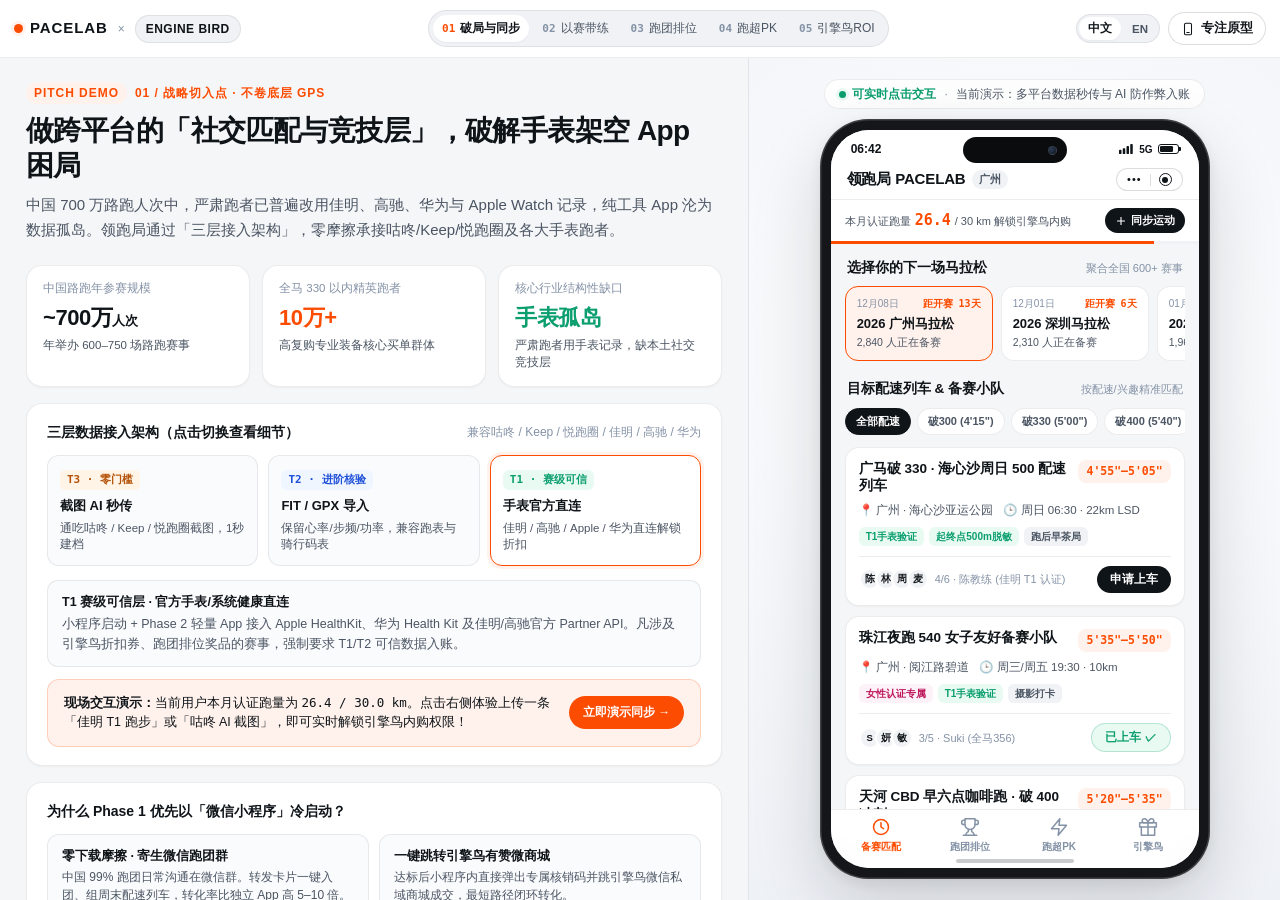
<file: index.html>
<!DOCTYPE html>
<html lang="zh-CN">
<head>
  <meta charset="UTF-8" />
  <meta name="viewport" content="width=device-width, initial-scale=1.0, maximum-scale=1.0, user-scalable=no, viewport-fit=cover" />
  <meta name="format-detection" content="telephone=no, email=no" />
  <meta name="description" content="PACELAB 领跑局 × ENGINE BIRD 引擎鸟：跨平台马拉松备赛匹配、跑团公平排位、跑超城市/省际PK与 Proof-of-Run 私域共赢方案（交互式演示）" />
  <meta property="og:type" content="website" />
  <meta property="og:title" content="领跑局 PACELAB × 引擎鸟 · 合作提案交互 Demo" />
  <meta property="og:description" content="可实时体验：多平台数据同步、广马/深马配速列车、跑团公平排位、跑超粤苏PK、骑行/游泳等效换算及引擎鸟 ROI 测算。" />
  <link rel="icon" href="data:image/svg+xml,%3Csvg xmlns='http://www.w3.org/2000/svg' viewBox='0 0 32 32'%3E%3Crect width='32' height='32' rx='8' fill='%230F1419'/%3E%3Ccircle cx='16' cy='16' r='7' fill='%23FC4C02'/%3E%3C/svg%3E" />
  <title>领跑局 PACELAB × 引擎鸟 · 合作提案交互 Demo</title>
  <link rel="stylesheet" href="./styles.css" />
</head>
<body class="mode-studio">
  <!-- Top Studio Header (Desktop & Mobile Pitch Toggle) -->
  <header class="studio-topbar" id="studioTopbar">
    <div class="topbar-left">
      <div class="brand-mark">
        <span class="brand-dot"></span>
        <span class="brand-name">PACELAB</span>
        <span class="brand-cn" id="brandCnText">领跑局</span>
      </div>
      <span class="brand-x">×</span>
      <div class="partner-badge">
        <span class="partner-en">ENGINE BIRD</span>
        <span class="partner-cn" id="partnerCnText">引擎鸟合作提案</span>
      </div>
    </div>

    <nav class="chapter-nav" id="chapterNav" aria-label="Pitch 章节导航">
      <button class="chapter-pill active" data-chapter="0">
        <span class="pill-num">01</span>
        <span class="pill-label">破局与同步</span>
      </button>
      <button class="chapter-pill" data-chapter="1">
        <span class="pill-num">02</span>
        <span class="pill-label">以赛带练</span>
      </button>
      <button class="chapter-pill" data-chapter="2">
        <span class="pill-num">03</span>
        <span class="pill-label">跑团排位</span>
      </button>
      <button class="chapter-pill" data-chapter="3">
        <span class="pill-num">04</span>
        <span class="pill-label">跑超PK</span>
      </button>
      <button class="chapter-pill" data-chapter="4">
        <span class="pill-num">05</span>
        <span class="pill-label">引擎鸟ROI</span>
      </button>
    </nav>

    <div class="topbar-right">
      <div class="lang-switch" id="langSwitchDesktop" role="group" aria-label="Language switcher">
        <button class="lang-btn active" data-lang="zh">中文</button>
        <button class="lang-btn" data-lang="en">EN</button>
      </div>
      <button class="studio-btn subtle" id="togglePhoneOnlyBtn" title="切换全屏演示手机原型">
        <svg viewBox="0 0 24 24" fill="none" stroke="currentColor" stroke-width="1.8" stroke-linecap="round" stroke-linejoin="round"><rect x="6" y="2" width="12" height="20" rx="2.5"/><path d="M10 18h4"/></svg>
        <span id="togglePhoneOnlyText">专注原型</span>
      </button>
      <div class="kbd-hint" title="使用键盘左右方向键切换章节">
        <kbd>←</kbd><kbd>→</kbd>
      </div>
    </div>
  </header>

  <!-- Mobile floating mode switcher (visible only on <1024px) -->
  <div class="mobile-mode-bar" id="mobileModeBar">
    <button class="mobile-mode-btn active" data-mobile-view="phone" id="mobileBtnPhone">体验小程序</button>
    <button class="mobile-mode-btn" data-mobile-view="pitch" id="mobileBtnPitch">路演与ROI测算</button>
    <button class="mobile-lang-btn" id="mobileLangBtn" title="Switch Language">EN</button>
  </div>

  <!-- Main Workspace -->
  <main class="studio-workspace">
    <!-- Left Pane: Interactive Pitch Storyboard -->
    <section class="pitch-pane" id="pitchPane" aria-label="商业路演内容">
      <div class="pitch-scroll" id="pitchScroll">
        <div id="pitchContent"></div>

        <footer class="pitch-footer-nav">
          <button class="footer-step-btn" id="prevChapterBtn">
            <svg viewBox="0 0 24 24" fill="none" stroke="currentColor" stroke-width="2" stroke-linecap="round" stroke-linejoin="round"><path d="M15 18l-6-6 6-6"/></svg>
            <span>上一章</span>
          </button>
          <div class="chapter-dots" id="chapterDots"></div>
          <button class="footer-step-btn primary" id="nextChapterBtn">
            <span>下一章</span>
            <svg viewBox="0 0 24 24" fill="none" stroke="currentColor" stroke-width="2" stroke-linecap="round" stroke-linejoin="round"><path d="M9 18l6-6-6-6"/></svg>
          </button>
        </footer>
      </div>
    </section>

    <!-- Right Pane: Live iPhone / WeChat Mini Program Simulator -->
    <section class="device-pane" id="devicePane" aria-label="微信小程序高保真交互原型">
      <div class="device-stage">
        <div class="device-caption">
          <span class="live-indicator"><span class="live-dot"></span> <span id="liveBadgeText">可实时点击交互</span></span>
          <span class="caption-sep">·</span>
          <span id="deviceSyncHint">当前演示：广马备赛与跨平台同步</span>
        </div>

        <div class="iphone-shell">
          <div class="iphone-notch">
            <div class="notch-camera"></div>
          </div>

          <!-- Phone Screen -->
          <div class="phone-screen" id="phoneScreen">
            <!-- Status Bar & WeChat Mini Program Header -->
            <div class="wx-header">
              <div class="ios-statusbar">
                <span class="status-time">06:42</span>
                <div class="status-icons">
                  <svg viewBox="0 0 18 12" fill="currentColor" width="15" height="10"><rect x="0" y="7" width="3" height="5" rx="1"/><rect x="4.5" y="5" width="3" height="7" rx="1"/><rect x="9" y="2.5" width="3" height="9.5" rx="1"/><rect x="13.5" y="0" width="3" height="12" rx="1"/></svg>
                  <span class="status-5g">5G</span>
                  <div class="battery"><div class="battery-fill"></div></div>
                </div>
              </div>
              <div class="wx-navbar">
                <div class="wx-nav-left">
                  <span class="wx-title" id="wxNavTitle">领跑局 PACELAB</span>
                  <span class="wx-city-pill" id="wxCityPill">广州</span>
                </div>
                <div class="wx-capsule" aria-hidden="true">
                  <span class="capsule-dots">•••</span>
                  <span class="capsule-div"></span>
                  <span class="capsule-eye"></span>
                </div>
              </div>
            </div>

            <!-- Live User Proof-of-Run Mini Strip -->
            <div class="por-strip" id="porStrip">
              <div class="por-strip-left">
                <span class="por-label" id="porLabelText">本月认证跑量</span>
                <strong class="por-value" id="porMileageText">26.4</strong>
                <span class="por-unit" id="porUnitText">/ 30 km 解锁引擎鸟内购</span>
              </div>
              <button class="por-sync-btn" id="openSyncModalBtn">
                <svg viewBox="0 0 24 24" fill="none" stroke="currentColor" stroke-width="2.2" stroke-linecap="round" stroke-linejoin="round"><path d="M12 5v14"/><path d="M5 12h14"/></svg>
                <span id="porSyncBtnText">同步运动</span>
              </button>
            </div>
            <div class="por-progress-track">
              <div class="por-progress-fill" id="porProgressFill" style="width: 88%;"></div>
            </div>

            <!-- Scrollable Screen Content -->
            <div class="phone-body" id="phoneBody"></div>

            <!-- Toast inside phone -->
            <div class="phone-toast" id="phoneToast" role="status" aria-live="polite"></div>

            <!-- Bottom WeChat Tab Bar -->
            <nav class="phone-tabbar" id="phoneTabbar" aria-label="小程序底部导航">
              <button class="tab-item active" data-tab="match">
                <svg viewBox="0 0 24 24" fill="none" stroke="currentColor" stroke-width="1.8" stroke-linecap="round" stroke-linejoin="round"><circle cx="12" cy="12" r="9"/><path d="M12 7v5l3 2"/></svg>
                <span>备赛匹配</span>
              </button>
              <button class="tab-item" data-tab="clubs">
                <svg viewBox="0 0 24 24" fill="none" stroke="currentColor" stroke-width="1.8" stroke-linecap="round" stroke-linejoin="round"><path d="M6 9H4.5a2.5 2.5 0 0 1 0-5H6"/><path d="M18 9h1.5a2.5 2.5 0 0 0 0-5H18"/><path d="M4 22h16"/><path d="M10 14.66V17c0 .55-.47.98-.97 1.21C7.85 18.75 7 20.24 7 22"/><path d="M14 14.66V17c0 .55.47.98.97 1.21C16.15 18.75 17 20.24 17 22"/><path d="M18 2H6v7a6 6 0 0 0 12 0V2Z"/></svg>
                <span>跑团排位</span>
              </button>
              <button class="tab-item" data-tab="pk">
                <svg viewBox="0 0 24 24" fill="none" stroke="currentColor" stroke-width="1.8" stroke-linecap="round" stroke-linejoin="round"><path d="M13 2L3 14h9l-1 8 10-12h-9l1-8z"/></svg>
                <span>跑超PK</span>
              </button>
              <button class="tab-item" data-tab="perks">
                <svg viewBox="0 0 24 24" fill="none" stroke="currentColor" stroke-width="1.8" stroke-linecap="round" stroke-linejoin="round"><path d="M20 12v10H4V12"/><path d="M2 7h20v5H2z"/><path d="M12 22V7"/><path d="M12 7H7.5a2.5 2.5 0 0 1 0-5C11 2 12 7 12 7z"/><path d="M12 7h4.5a2.5 2.5 0 0 0 0-5C13 2 12 7 12 7z"/></svg>
                <span>引擎鸟</span>
                <span class="tab-badge" id="perksTabBadge" style="display:none;">已解锁</span>
              </button>
            </nav>

            <!-- Phone Modal Overlay (Sync, Club Detail, Poster, Coupon) -->
            <div class="phone-sheet-backdrop" id="phoneSheetBackdrop">
              <div class="phone-sheet" id="phoneSheet"></div>
            </div>

            <div class="ios-home-indicator"></div>
          </div>
        </div>
      </div>
    </section>
  </main>

  <script src="./data.js"></script>
  <script src="./data-en.js"></script>
  <script src="./app.js"></script>
</body>
</html>
</file>
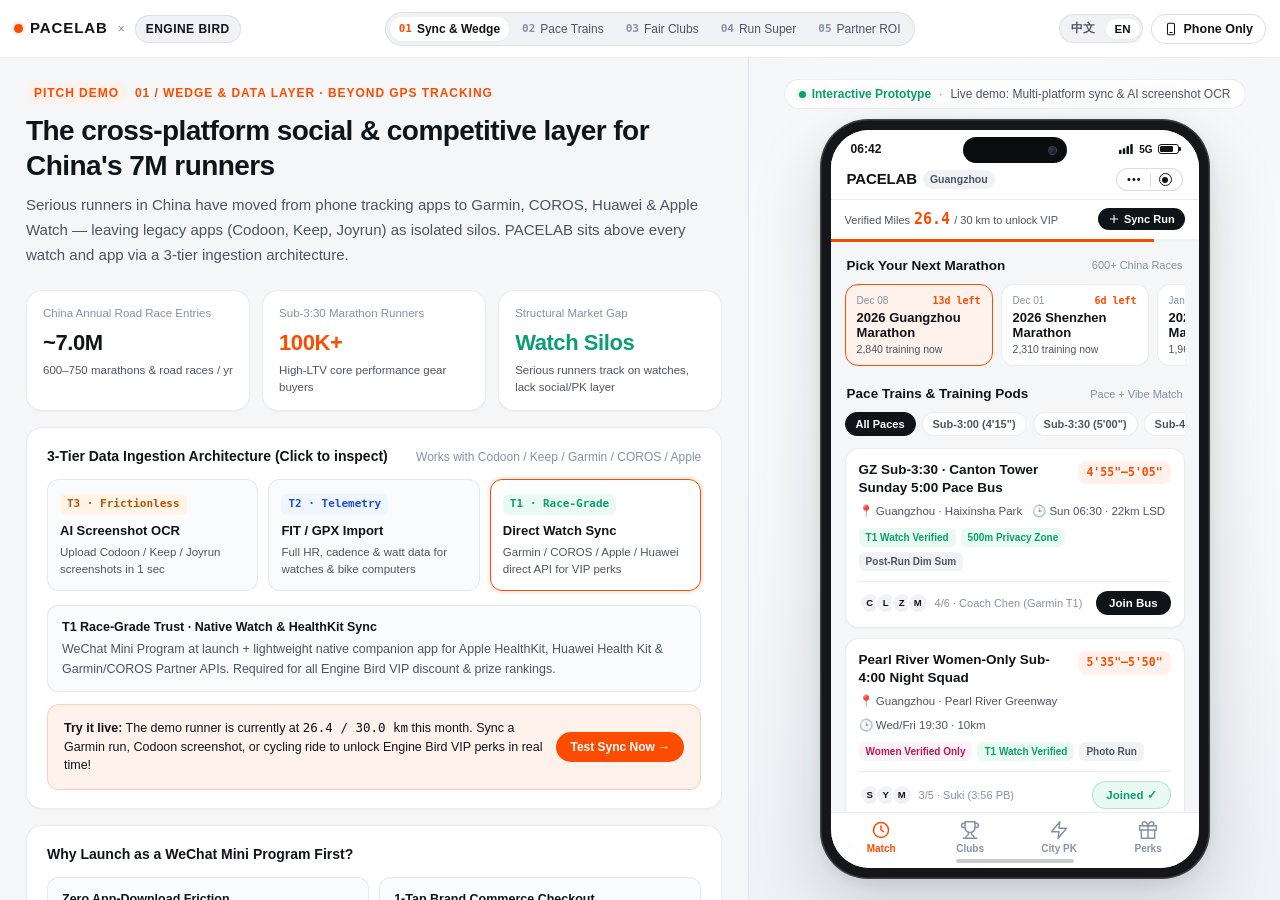
<file: en/index.html>
<!DOCTYPE html>
<html lang="en">
<head>
  <meta charset="UTF-8" />
  <meta name="viewport" content="width=device-width, initial-scale=1.0, maximum-scale=1.0, user-scalable=no, viewport-fit=cover" />
  <meta name="format-detection" content="telephone=no, email=no" />
  <meta name="description" content="PACELAB × ENGINE BIRD: Cross-platform marathon pace-train matching, fair run-club leagues, Run Super city-vs-city PK (with cycling & swimming EEP fusion), and Proof-of-Run brand ROI." />
  <meta property="og:type" content="website" />
  <meta property="og:title" content="PACELAB × ENGINE BIRD · Interactive Running Startup Pitch Demo" />
  <meta property="og:description" content="Try the live interactive prototype: multi-watch sync, marathon pace trains, fair club ranking, city-vs-city Run Super League, cycling/swim EEP conversion, and live brand ROI calculator." />
  <link rel="icon" href="data:image/svg+xml,%3Csvg xmlns='http://www.w3.org/2000/svg' viewBox='0 0 32 32'%3E%3Crect width='32' height='32' rx='8' fill='%230F1419'/%3E%3Ccircle cx='16' cy='16' r='7' fill='%23FC4C02'/%3E%3C/svg%3E" />
  <title>PACELAB × ENGINE BIRD · Interactive Running Pitch Demo</title>
  <link rel="stylesheet" href="../styles.css" />
</head>
<body class="mode-studio">
  <header class="studio-topbar" id="studioTopbar">
    <div class="topbar-left">
      <div class="brand-mark">
        <span class="brand-dot"></span>
        <span class="brand-name">PACELAB</span>
        <span class="brand-cn" id="brandCnText">Running Social</span>
      </div>
      <span class="brand-x">×</span>
      <div class="partner-badge">
        <span class="partner-en">ENGINE BIRD</span>
        <span class="partner-cn" id="partnerCnText">Partner Pitch Demo</span>
      </div>
    </div>

    <nav class="chapter-nav" id="chapterNav" aria-label="Pitch chapters">
      <button class="chapter-pill active" data-chapter="0">
        <span class="pill-num">01</span>
        <span class="pill-label">Sync &amp; Wedge</span>
      </button>
      <button class="chapter-pill" data-chapter="1">
        <span class="pill-num">02</span>
        <span class="pill-label">Pace Trains</span>
      </button>
      <button class="chapter-pill" data-chapter="2">
        <span class="pill-num">03</span>
        <span class="pill-label">Fair Clubs</span>
      </button>
      <button class="chapter-pill" data-chapter="3">
        <span class="pill-num">04</span>
        <span class="pill-label">Run Super</span>
      </button>
      <button class="chapter-pill" data-chapter="4">
        <span class="pill-num">05</span>
        <span class="pill-label">Partner ROI</span>
      </button>
    </nav>

    <div class="topbar-right">
      <div class="lang-switch" id="langSwitchDesktop" role="group" aria-label="Language switcher">
        <button class="lang-btn" data-lang="zh">中文</button>
        <button class="lang-btn active" data-lang="en">EN</button>
      </div>
      <button class="studio-btn subtle" id="togglePhoneOnlyBtn" title="Toggle Phone-Only Prototype View">
        <svg viewBox="0 0 24 24" fill="none" stroke="currentColor" stroke-width="1.8" stroke-linecap="round" stroke-linejoin="round"><rect x="6" y="2" width="12" height="20" rx="2.5"/><path d="M10 18h4"/></svg>
        <span id="togglePhoneOnlyText">Phone Only</span>
      </button>
      <div class="kbd-hint" title="Use Left / Right arrows to switch chapters">
        <kbd>←</kbd><kbd>→</kbd>
      </div>
    </div>
  </header>

  <div class="mobile-mode-bar" id="mobileModeBar">
    <button class="mobile-mode-btn active" data-mobile-view="phone" id="mobileBtnPhone">Try Mini App</button>
    <button class="mobile-mode-btn" data-mobile-view="pitch" id="mobileBtnPitch">Pitch &amp; ROI</button>
    <button class="mobile-lang-btn" id="mobileLangBtn" title="Switch Language">中文</button>
  </div>

  <main class="studio-workspace">
    <section class="pitch-pane" id="pitchPane" aria-label="Interactive Pitch Storyboard">
      <div class="pitch-scroll" id="pitchScroll">
        <div id="pitchContent"></div>

        <footer class="pitch-footer-nav">
          <button class="footer-step-btn" id="prevChapterBtn">
            <svg viewBox="0 0 24 24" fill="none" stroke="currentColor" stroke-width="2" stroke-linecap="round" stroke-linejoin="round"><path d="M15 18l-6-6 6-6"/></svg>
            <span>Previous</span>
          </button>
          <div class="chapter-dots" id="chapterDots"></div>
          <button class="footer-step-btn primary" id="nextChapterBtn">
            <span>Next Chapter</span>
            <svg viewBox="0 0 24 24" fill="none" stroke="currentColor" stroke-width="2" stroke-linecap="round" stroke-linejoin="round"><path d="M9 18l6-6-6-6"/></svg>
          </button>
        </footer>
      </div>
    </section>

    <section class="device-pane" id="devicePane" aria-label="Live WeChat Mini Program Prototype">
      <div class="device-stage">
        <div class="device-caption">
          <span class="live-indicator"><span class="live-dot"></span> <span id="liveBadgeText">Interactive Prototype</span></span>
          <span class="caption-sep">·</span>
          <span id="deviceSyncHint">Live demo: Multi-platform sync &amp; AI screenshot OCR</span>
        </div>

        <div class="iphone-shell">
          <div class="iphone-notch">
            <div class="notch-camera"></div>
          </div>

          <div class="phone-screen" id="phoneScreen">
            <div class="wx-header">
              <div class="ios-statusbar">
                <span class="status-time">06:42</span>
                <div class="status-icons">
                  <svg viewBox="0 0 18 12" fill="currentColor" width="15" height="10"><rect x="0" y="7" width="3" height="5" rx="1"/><rect x="4.5" y="5" width="3" height="7" rx="1"/><rect x="9" y="2.5" width="3" height="9.5" rx="1"/><rect x="13.5" y="0" width="3" height="12" rx="1"/></svg>
                  <span class="status-5g">5G</span>
                  <div class="battery"><div class="battery-fill"></div></div>
                </div>
              </div>
              <div class="wx-navbar">
                <div class="wx-nav-left">
                  <span class="wx-title" id="wxNavTitle">PACELAB</span>
                  <span class="wx-city-pill" id="wxCityPill">Guangzhou</span>
                </div>
                <div class="wx-capsule" aria-hidden="true">
                  <span class="capsule-dots">•••</span>
                  <span class="capsule-div"></span>
                  <span class="capsule-eye"></span>
                </div>
              </div>
            </div>

            <div class="por-strip" id="porStrip">
              <div class="por-strip-left">
                <span class="por-label" id="porLabelText">Verified Miles</span>
                <strong class="por-value" id="porMileageText">26.4</strong>
                <span class="por-unit" id="porUnitText">/ 30 km to unlock VIP</span>
              </div>
              <button class="por-sync-btn" id="openSyncModalBtn">
                <svg viewBox="0 0 24 24" fill="none" stroke="currentColor" stroke-width="2.2" stroke-linecap="round" stroke-linejoin="round"><path d="M12 5v14"/><path d="M5 12h14"/></svg>
                <span id="porSyncBtnText">Sync Run</span>
              </button>
            </div>
            <div class="por-progress-track">
              <div class="por-progress-fill" id="porProgressFill" style="width: 88%;"></div>
            </div>

            <div class="phone-body" id="phoneBody"></div>
            <div class="phone-toast" id="phoneToast" role="status" aria-live="polite"></div>

            <nav class="phone-tabbar" id="phoneTabbar" aria-label="App navigation">
              <button class="tab-item active" data-tab="match">
                <svg viewBox="0 0 24 24" fill="none" stroke="currentColor" stroke-width="1.8" stroke-linecap="round" stroke-linejoin="round"><circle cx="12" cy="12" r="9"/><path d="M12 7v5l3 2"/></svg>
                <span>Match</span>
              </button>
              <button class="tab-item" data-tab="clubs">
                <svg viewBox="0 0 24 24" fill="none" stroke="currentColor" stroke-width="1.8" stroke-linecap="round" stroke-linejoin="round"><path d="M6 9H4.5a2.5 2.5 0 0 1 0-5H6"/><path d="M18 9h1.5a2.5 2.5 0 0 0 0-5H18"/><path d="M4 22h16"/><path d="M10 14.66V17c0 .55-.47.98-.97 1.21C7.85 18.75 7 20.24 7 22"/><path d="M14 14.66V17c0 .55.47.98.97 1.21C16.15 18.75 17 20.24 17 22"/><path d="M18 2H6v7a6 6 0 0 0 12 0V2Z"/></svg>
                <span>Clubs</span>
              </button>
              <button class="tab-item" data-tab="pk">
                <svg viewBox="0 0 24 24" fill="none" stroke="currentColor" stroke-width="1.8" stroke-linecap="round" stroke-linejoin="round"><path d="M13 2L3 14h9l-1 8 10-12h-9l1-8z"/></svg>
                <span>City PK</span>
              </button>
              <button class="tab-item" data-tab="perks">
                <svg viewBox="0 0 24 24" fill="none" stroke="currentColor" stroke-width="1.8" stroke-linecap="round" stroke-linejoin="round"><path d="M20 12v10H4V12"/><path d="M2 7h20v5H2z"/><path d="M12 22V7"/><path d="M12 7H7.5a2.5 2.5 0 0 1 0-5C11 2 12 7 12 7z"/><path d="M12 7h4.5a2.5 2.5 0 0 0 0-5C13 2 12 7 12 7z"/></svg>
                <span>Perks</span>
                <span class="tab-badge" id="perksTabBadge" style="display:none;">VIP</span>
              </button>
            </nav>

            <div class="phone-sheet-backdrop" id="phoneSheetBackdrop">
              <div class="phone-sheet" id="phoneSheet"></div>
            </div>

            <div class="ios-home-indicator"></div>
          </div>
        </div>
      </div>
    </section>
  </main>

  <script>window.__INITIAL_LANG__ = "en";</script>
  <script src="../data.js"></script>
  <script src="../data-en.js"></script>
  <script src="../app.js"></script>
</body>
</html>
</file>
<file: styles.css>
/* ==========================================================================
   PACELAB 领跑局 × ENGINE BIRD 引擎鸟
   Swiss Athletic Minimalism (Strava × Apple Fitness × On Running)
   ========================================================================== */

:root {
  --bg-canvas: #F5F6F8;
  --bg-surface: #FFFFFF;
  --bg-subtle: #F0F2F5;
  --bg-elevated: #FAFBFD;

  --ink-primary: #0F1419;
  --ink-secondary: #4B5563;
  --ink-muted: #8492A6;

  --accent: #FC4C02;
  --accent-hover: #E04300;
  --accent-soft: #FFF2EC;
  --accent-border: rgba(252, 76, 2, 0.22);

  --trust: #0B9E6E;
  --trust-soft: #E9FAF3;
  --trust-border: rgba(11, 158, 110, 0.24);

  --rival-blue: #1D4ED8;
  --rival-blue-soft: #EFF6FF;

  --danger: #DC2626;
  --danger-soft: #FEF2F2;

  --border: rgba(15, 20, 25, 0.08);
  --border-strong: rgba(15, 20, 25, 0.14);

  --shadow-sm: 0 1px 2px rgba(15, 20, 25, 0.04);
  --shadow-md: 0 8px 24px rgba(15, 20, 25, 0.06);
  --shadow-phone: 0 28px 70px rgba(15, 20, 25, 0.16), 0 4px 16px rgba(15, 20, 25, 0.08);

  --radius-sm: 10px;
  --radius-md: 16px;
  --radius-lg: 22px;

  --font-sans: -apple-system, BlinkMacSystemFont, "PingFang SC", "SF Pro Display", "SF Pro Text", "Hiragino Sans GB", "Noto Sans SC", "Helvetica Neue", sans-serif;
  --font-mono: "SF Mono", ui-monospace, Menlo, Monaco, Consolas, monospace;
}

*, *::before, *::after {
  box-sizing: border-box;
  margin: 0;
  padding: 0;
  -webkit-tap-highlight-color: transparent;
}

html, body {
  height: 100%;
  background: var(--bg-canvas);
  color: var(--ink-primary);
  font-family: var(--font-sans);
  font-size: 14px;
  line-height: 1.5;
  -webkit-font-smoothing: antialiased;
  overflow: hidden;
}

.tabular {
  font-variant-numeric: tabular-nums;
  font-feature-settings: "tnum" 1;
}

.mono {
  font-family: var(--font-mono);
  font-variant-numeric: tabular-nums;
}

button {
  font-family: inherit;
  cursor: pointer;
  border: none;
  background: none;
  color: inherit;
}

/* ==========================================================================
   Top Studio Bar
   ========================================================================== */
.studio-topbar {
  height: 58px;
  padding: 0 24px;
  background: rgba(255, 255, 255, 0.92);
  backdrop-filter: blur(14px);
  -webkit-backdrop-filter: blur(14px);
  border-bottom: 1px solid var(--border);
  display: flex;
  align-items: center;
  justify-content: space-between;
  gap: 16px;
  position: relative;
  z-index: 30;
}

.topbar-left {
  display: flex;
  align-items: center;
  gap: 10px;
  flex-shrink: 0;
}

.brand-mark {
  display: flex;
  align-items: center;
  gap: 7px;
}

.brand-dot {
  width: 9px;
  height: 9px;
  border-radius: 50%;
  background: var(--accent);
  box-shadow: 0 0 0 3px var(--accent-soft);
}

.brand-name {
  font-weight: 800;
  font-size: 15px;
  letter-spacing: 0.06em;
}

.brand-cn {
  font-size: 13px;
  font-weight: 600;
  color: var(--ink-secondary);
}

.brand-x {
  color: var(--ink-muted);
  font-size: 12px;
}

.partner-badge {
  display: inline-flex;
  align-items: center;
  gap: 6px;
  padding: 4px 10px;
  border-radius: 999px;
  background: var(--bg-subtle);
  border: 1px solid var(--border);
  font-size: 12px;
}

.partner-en {
  font-weight: 700;
  letter-spacing: 0.04em;
  color: var(--ink-primary);
}

.partner-cn {
  color: var(--ink-secondary);
}

.chapter-nav {
  display: flex;
  align-items: center;
  gap: 4px;
  background: var(--bg-subtle);
  padding: 4px;
  border-radius: 999px;
  border: 1px solid var(--border);
}

.chapter-pill {
  display: inline-flex;
  align-items: center;
  gap: 5px;
  padding: 5px 12px;
  border-radius: 999px;
  font-size: 12.5px;
  font-weight: 500;
  color: var(--ink-secondary);
  transition: all 0.18s ease;
  white-space: nowrap;
}

.chapter-pill:hover {
  color: var(--ink-primary);
}

.chapter-pill.active {
  background: var(--bg-surface);
  color: var(--ink-primary);
  font-weight: 600;
  box-shadow: var(--shadow-sm);
}

.chapter-pill.active .pill-num {
  color: var(--accent);
}

.pill-num {
  font-family: var(--font-mono);
  font-size: 11px;
  font-weight: 700;
  color: var(--ink-muted);
}

.topbar-right {
  display: flex;
  align-items: center;
  gap: 8px;
  flex-shrink: 0;
}

.lang-switch {
  display: inline-flex;
  align-items: center;
  background: var(--bg-subtle);
  border: 1px solid var(--border);
  border-radius: 999px;
  padding: 2px;
  gap: 2px;
}

.lang-btn {
  padding: 4px 9px;
  border-radius: 999px;
  font-size: 11.5px;
  font-weight: 700;
  color: var(--ink-secondary);
  transition: all 0.16s ease;
}

.lang-btn.active {
  background: var(--bg-surface);
  color: var(--ink-primary);
  box-shadow: var(--shadow-sm);
}

.studio-btn {
  display: inline-flex;
  align-items: center;
  gap: 6px;
  padding: 7px 12px;
  border-radius: 999px;
  font-size: 12.5px;
  font-weight: 600;
  border: 1px solid var(--border-strong);
  background: var(--bg-surface);
  color: var(--ink-primary);
  transition: all 0.16s ease;
}

.studio-btn:hover {
  border-color: var(--ink-primary);
}

.studio-btn svg {
  width: 14px;
  height: 14px;
}

.kbd-hint {
  display: inline-flex;
  align-items: center;
  gap: 3px;
}

.kbd-hint kbd {
  font-family: var(--font-mono);
  font-size: 11px;
  padding: 2px 6px;
  border-radius: 6px;
  border: 1px solid var(--border-strong);
  background: var(--bg-surface);
  color: var(--ink-muted);
}

.mobile-mode-bar {
  display: none;
}

/* ==========================================================================
   Main Split Workspace
   ========================================================================== */
.studio-workspace {
  height: calc(100vh - 58px);
  display: grid;
  grid-template-columns: minmax(0, 1.2fr) minmax(420px, 0.85fr);
  overflow: hidden;
  transition: grid-template-columns 0.25s ease;
}

body.phone-only .studio-workspace {
  grid-template-columns: 0px 1fr;
}

body.phone-only .pitch-pane {
  opacity: 0;
  pointer-events: none;
  border-right: none;
}

/* ==========================================================================
   Left Pitch Storyboard Pane
   ========================================================================== */
.pitch-pane {
  height: 100%;
  overflow: hidden;
  border-right: 1px solid var(--border);
  background: var(--bg-canvas);
  transition: opacity 0.2s ease;
}

.pitch-scroll {
  height: 100%;
  overflow-y: auto;
  padding: 32px 44px 40px;
  max-width: 820px;
  margin: 0 auto;
}

.pitch-scroll::-webkit-scrollbar {
  width: 6px;
}
.pitch-scroll::-webkit-scrollbar-thumb {
  background: rgba(15, 20, 25, 0.12);
  border-radius: 999px;
}

.pitch-kicker {
  display: inline-flex;
  align-items: center;
  gap: 8px;
  font-size: 12px;
  font-weight: 700;
  letter-spacing: 0.08em;
  text-transform: uppercase;
  color: var(--accent);
  margin-bottom: 10px;
}

.pitch-kicker-tag {
  padding: 2px 8px;
  border-radius: 999px;
  background: var(--accent-soft);
  color: var(--accent);
  white-space: nowrap;
  flex-shrink: 0;
}

.pitch-title {
  font-size: 28px;
  font-weight: 800;
  line-height: 1.24;
  letter-spacing: -0.02em;
  color: var(--ink-primary);
  margin-bottom: 10px;
}

.pitch-lead {
  font-size: 15px;
  line-height: 1.65;
  color: var(--ink-secondary);
  margin-bottom: 22px;
}

.pitch-card {
  background: var(--bg-surface);
  border: 1px solid var(--border);
  border-radius: var(--radius-md);
  padding: 18px 20px;
  box-shadow: var(--shadow-sm);
  margin-bottom: 16px;
}

.pitch-card-head {
  display: flex;
  align-items: center;
  justify-content: space-between;
  gap: 12px;
  margin-bottom: 12px;
}

.pitch-card-title {
  font-size: 14px;
  font-weight: 700;
  color: var(--ink-primary);
  display: flex;
  align-items: center;
  gap: 7px;
}

.pitch-card-sub {
  font-size: 12px;
  color: var(--ink-muted);
}

.kpi-grid {
  display: grid;
  grid-template-columns: repeat(3, minmax(0, 1fr));
  gap: 12px;
  margin-bottom: 16px;
}

.kpi-box {
  background: var(--bg-surface);
  border: 1px solid var(--border);
  border-radius: var(--radius-md);
  padding: 14px 16px;
  box-shadow: var(--shadow-sm);
}

.kpi-label {
  font-size: 11.5px;
  color: var(--ink-muted);
  margin-bottom: 4px;
}

.kpi-num {
  font-size: 22px;
  font-weight: 800;
  letter-spacing: -0.02em;
  color: var(--ink-primary);
}

.kpi-num.accent {
  color: var(--accent);
}

.kpi-num.trust {
  color: var(--trust);
}

.kpi-note {
  font-size: 11.5px;
  color: var(--ink-secondary);
  margin-top: 3px;
}

/* Segmented Controls in Pitch */
.seg-group {
  display: inline-flex;
  padding: 3px;
  border-radius: 10px;
  background: var(--bg-subtle);
  border: 1px solid var(--border);
  gap: 3px;
}

.seg-btn {
  padding: 5px 11px;
  border-radius: 7px;
  font-size: 12px;
  font-weight: 600;
  color: var(--ink-secondary);
  white-space: nowrap;
  transition: all 0.16s ease;
}

.seg-btn.active {
  background: var(--bg-surface);
  color: var(--ink-primary);
  box-shadow: var(--shadow-sm);
}

/* Data Tier Cards */
.tier-list {
  display: grid;
  grid-template-columns: repeat(3, minmax(0, 1fr));
  gap: 10px;
  margin-bottom: 14px;
}

.tier-item {
  border: 1px solid var(--border);
  border-radius: 12px;
  padding: 12px;
  background: var(--bg-elevated);
  cursor: pointer;
  transition: all 0.16s ease;
}

.tier-item:hover {
  border-color: var(--border-strong);
}

.tier-item.active {
  background: var(--bg-surface);
  border-color: var(--accent);
  box-shadow: 0 0 0 3px var(--accent-soft);
}

.tier-badge {
  display: inline-block;
  font-family: var(--font-mono);
  font-size: 11px;
  font-weight: 700;
  padding: 2px 7px;
  border-radius: 6px;
  margin-bottom: 6px;
}

.tier-badge.t3 { background: #FFF4E5; color: #B45309; }
.tier-badge.t2 { background: var(--rival-blue-soft); color: var(--rival-blue); }
.tier-badge.t1 { background: var(--trust-soft); color: var(--trust); }

.tier-name {
  font-size: 13px;
  font-weight: 700;
  margin-bottom: 4px;
}

.tier-desc {
  font-size: 11.5px;
  color: var(--ink-secondary);
  line-height: 1.45;
}

/* Pitch Callout & Interactive Action */
.pitch-callout {
  display: flex;
  align-items: center;
  justify-content: space-between;
  gap: 14px;
  padding: 14px 16px;
  border-radius: 12px;
  background: var(--accent-soft);
  border: 1px solid var(--accent-border);
  margin-top: 12px;
}

.pitch-callout.trust {
  background: var(--trust-soft);
  border-color: var(--trust-border);
}

.callout-copy {
  font-size: 12.5px;
  color: var(--ink-primary);
  line-height: 1.5;
}

.callout-copy strong {
  font-weight: 700;
}

.action-cta {
  flex-shrink: 0;
  padding: 8px 14px;
  border-radius: 999px;
  background: var(--ink-primary);
  color: #FFFFFF;
  font-size: 12px;
  font-weight: 600;
  display: inline-flex;
  align-items: center;
  gap: 6px;
  transition: transform 0.14s ease, background 0.14s ease;
}

.action-cta:hover {
  background: var(--accent);
  transform: translateY(-1px);
}

.action-cta.orange {
  background: var(--accent);
}
.action-cta.orange:hover {
  background: var(--accent-hover);
}

/* Compare Grid (Chapter 2) */
.compare-grid {
  display: grid;
  grid-template-columns: 1fr 1fr;
  gap: 12px;
}

.compare-col {
  padding: 14px;
  border-radius: 12px;
  border: 1px solid var(--border);
  background: var(--bg-elevated);
}

.compare-col.ours {
  background: var(--bg-surface);
  border-color: var(--trust-border);
}

.compare-head {
  font-size: 12.5px;
  font-weight: 700;
  margin-bottom: 10px;
  display: flex;
  align-items: center;
  gap: 6px;
}

.compare-list {
  list-style: none;
  display: flex;
  flex-direction: column;
  gap: 8px;
}

.compare-list li {
  font-size: 12px;
  color: var(--ink-secondary);
  line-height: 1.45;
  padding-left: 16px;
  position: relative;
}

.compare-list li::before {
  content: "×";
  position: absolute;
  left: 0;
  color: var(--danger);
  font-weight: 700;
}

.compare-col.ours .compare-list li::before {
  content: "✓";
  color: var(--trust);
}

/* Fair Algorithm Simulator Bars (Chapter 3) */
.algo-formula {
  font-family: var(--font-mono);
  font-size: 11.5px;
  line-height: 1.6;
  background: var(--bg-subtle);
  padding: 10px 14px;
  border-radius: 10px;
  color: var(--ink-primary);
  margin-bottom: 14px;
  border: 1px solid var(--border);
  display: flex;
  align-items: center;
  justify-content: space-between;
  flex-wrap: wrap;
  gap: 6px 12px;
}

.sim-row {
  margin-bottom: 12px;
}

.sim-row-top {
  display: flex;
  align-items: center;
  justify-content: space-between;
  font-size: 12.5px;
  margin-bottom: 5px;
}

.sim-club-meta {
  display: flex;
  align-items: center;
  gap: 6px;
}

.sim-rank {
  width: 20px;
  height: 20px;
  border-radius: 6px;
  background: var(--bg-subtle);
  display: inline-flex;
  align-items: center;
  justify-content: center;
  font-family: var(--font-mono);
  font-size: 11px;
  font-weight: 700;
}

.sim-rank.top1 {
  background: var(--accent);
  color: #fff;
}

.sim-tag {
  font-size: 11px;
  padding: 1px 6px;
  border-radius: 999px;
  background: var(--bg-subtle);
  color: var(--ink-secondary);
}

.sim-bar-track {
  height: 8px;
  border-radius: 999px;
  background: var(--bg-subtle);
  overflow: hidden;
}

.sim-bar-fill {
  height: 100%;
  border-radius: 999px;
  background: var(--ink-primary);
  transition: width 0.45s cubic-bezier(0.22, 1, 0.36, 1);
}

.sim-bar-fill.accent {
  background: var(--accent);
}

.sim-bar-fill.muted {
  background: #9CA3AF;
}

/* Telemetry Anti-cheat SVG Box */
.telemetry-box {
  border-radius: 12px;
  border: 1px solid var(--border);
  background: var(--bg-elevated);
  padding: 12px 14px;
}

.telemetry-metrics {
  display: grid;
  grid-template-columns: repeat(4, 1fr);
  gap: 8px;
  margin-top: 10px;
}

.tm-cell {
  background: var(--bg-surface);
  border: 1px solid var(--border);
  border-radius: 8px;
  padding: 7px 9px;
}

.tm-k {
  font-size: 10.5px;
  color: var(--ink-muted);
}

.tm-v {
  font-family: var(--font-mono);
  font-size: 13px;
  font-weight: 700;
  margin-top: 1px;
}

.tm-v.bad { color: var(--danger); }
.tm-v.good { color: var(--trust); }

/* Week Rhythm (Chapter 4) */
.week-grid {
  display: grid;
  grid-template-columns: repeat(4, 1fr);
  gap: 8px;
}

.week-card {
  padding: 10px;
  border-radius: 10px;
  background: var(--bg-elevated);
  border: 1px solid var(--border);
}

.week-num {
  font-family: var(--font-mono);
  font-size: 11px;
  font-weight: 700;
  color: var(--accent);
}

.week-name {
  font-size: 12.5px;
  font-weight: 700;
  margin: 2px 0 4px;
}

.week-desc {
  font-size: 11px;
  color: var(--ink-secondary);
  line-height: 1.4;
}

/* EEP Tri Conversion Pill Row */
.eep-bar {
  display: grid;
  grid-template-columns: repeat(3, 1fr);
  gap: 8px;
  margin-top: 10px;
}

.eep-pill {
  padding: 10px 12px;
  border-radius: 10px;
  background: var(--bg-elevated);
  border: 1px solid var(--border);
  display: flex;
  flex-direction: column;
  align-items: flex-start;
  gap: 3px;
}

.eep-sport {
  font-size: 12.5px;
  font-weight: 700;
  white-space: nowrap;
}

.eep-val {
  font-family: var(--font-mono);
  font-size: 11.5px;
  color: var(--accent);
  font-weight: 700;
  white-space: nowrap;
}

/* ROI Calculator (Chapter 5) */
.roi-sliders {
  display: grid;
  grid-template-columns: 1fr 1fr;
  gap: 14px 20px;
  margin-bottom: 16px;
}

.slider-field label {
  display: flex;
  justify-content: space-between;
  font-size: 12px;
  color: var(--ink-secondary);
  margin-bottom: 6px;
}

.slider-field label strong {
  font-family: var(--font-mono);
  color: var(--ink-primary);
  font-size: 13px;
  white-space: nowrap;
  flex-shrink: 0;
  margin-left: 8px;
}

input[type="range"] {
  -webkit-appearance: none;
  appearance: none;
  width: 100%;
  height: 5px;
  border-radius: 999px;
  background: #E2E6EC;
  outline: none;
}

input[type="range"]::-webkit-slider-thumb {
  -webkit-appearance: none;
  appearance: none;
  width: 16px;
  height: 16px;
  border-radius: 50%;
  background: var(--ink-primary);
  border: 2.5px solid #FFFFFF;
  box-shadow: 0 2px 6px rgba(15, 20, 25, 0.25);
  cursor: pointer;
  transition: transform 0.12s ease, background 0.12s ease;
}

input[type="range"]::-webkit-slider-thumb:hover {
  background: var(--accent);
  transform: scale(1.12);
}

.roi-outputs {
  display: grid;
  grid-template-columns: repeat(4, 1fr);
  gap: 10px;
  padding-top: 14px;
  border-top: 1px solid var(--border);
}

.roi-out-box {
  background: var(--bg-elevated);
  border: 1px solid var(--border);
  border-radius: 10px;
  padding: 10px 12px;
}

.roi-out-box.highlight {
  background: var(--accent-soft);
  border-color: var(--accent-border);
}

.roi-out-k {
  font-size: 11px;
  color: var(--ink-secondary);
}

.roi-out-v {
  font-family: var(--font-mono);
  font-size: 17px;
  font-weight: 800;
  color: var(--ink-primary);
  margin-top: 2px;
}

.roi-out-box.highlight .roi-out-v {
  color: var(--accent);
}

.pitch-bullets {
  display: grid;
  grid-template-columns: 1fr 1fr;
  gap: 10px;
}

.bullet-card {
  padding: 12px 14px;
  border-radius: 12px;
  background: var(--bg-elevated);
  border: 1px solid var(--border);
}

.bullet-card h4 {
  font-size: 12.5px;
  font-weight: 700;
  margin-bottom: 4px;
  display: flex;
  align-items: center;
  gap: 6px;
}

.bullet-card p {
  font-size: 12px;
  color: var(--ink-secondary);
  line-height: 1.48;
}

/* Pitch Footer Navigation */
.pitch-footer-nav {
  margin-top: 24px;
  padding-top: 18px;
  border-top: 1px solid var(--border);
  display: flex;
  align-items: center;
  justify-content: space-between;
}

.footer-step-btn {
  display: inline-flex;
  align-items: center;
  gap: 6px;
  padding: 9px 16px;
  border-radius: 999px;
  font-size: 13px;
  font-weight: 600;
  border: 1px solid var(--border-strong);
  background: var(--bg-surface);
  color: var(--ink-primary);
  transition: all 0.16s ease;
}

.footer-step-btn:disabled {
  opacity: 0.35;
  cursor: not-allowed;
}

.footer-step-btn.primary {
  background: var(--ink-primary);
  border-color: var(--ink-primary);
  color: #FFFFFF;
}

.footer-step-btn.primary:hover:not(:disabled) {
  background: var(--accent);
  border-color: var(--accent);
}

.footer-step-btn svg {
  width: 15px;
  height: 15px;
}

.chapter-dots {
  display: flex;
  gap: 6px;
}

.chapter-dot {
  width: 7px;
  height: 7px;
  border-radius: 999px;
  background: #D1D5DB;
  transition: all 0.2s ease;
}

.chapter-dot.active {
  width: 22px;
  background: var(--accent);
}

/* ==========================================================================
   Right Device Pane & iPhone Simulator
   ========================================================================== */
.device-pane {
  height: 100%;
  display: flex;
  align-items: center;
  justify-content: center;
  padding: 14px 24px;
  background: radial-gradient(circle at 50% 35%, #FFFFFF 0%, #EEF1F6 100%);
  overflow: hidden;
}

.device-stage {
  display: flex;
  flex-direction: column;
  align-items: center;
  gap: 10px;
  height: 100%;
  max-height: 820px;
  justify-content: center;
}

.device-caption {
  display: flex;
  align-items: center;
  gap: 8px;
  font-size: 12px;
  color: var(--ink-secondary);
  background: rgba(255, 255, 255, 0.85);
  border: 1px solid var(--border);
  padding: 5px 14px;
  border-radius: 999px;
  backdrop-filter: blur(8px);
}

.live-indicator {
  display: inline-flex;
  align-items: center;
  gap: 6px;
  font-weight: 600;
  color: var(--trust);
  white-space: nowrap;
  flex-shrink: 0;
}

.live-dot {
  width: 7px;
  height: 7px;
  border-radius: 50%;
  background: var(--trust);
  box-shadow: 0 0 0 3px var(--trust-soft);
}

.caption-sep {
  color: var(--ink-muted);
}

.iphone-shell {
  width: 390px;
  height: min(760px, calc(100vh - 118px));
  min-height: 580px;
  background: #141619;
  border-radius: 48px;
  padding: 11px;
  box-shadow: var(--shadow-phone), inset 0 0 0 1.5px rgba(255, 255, 255, 0.18);
  position: relative;
  display: flex;
  flex-direction: column;
}

.iphone-notch {
  position: absolute;
  top: 18px;
  left: 50%;
  transform: translateX(-50%);
  width: 104px;
  height: 26px;
  background: #0B0C0E;
  border-radius: 999px;
  z-index: 25;
  display: flex;
  align-items: center;
  justify-content: flex-end;
  padding-right: 10px;
}

.notch-camera {
  width: 9px;
  height: 9px;
  border-radius: 50%;
  background: radial-gradient(circle at 35% 35%, #2D3E58, #0D1117);
  border: 1px solid rgba(255, 255, 255, 0.12);
}

.phone-screen {
  flex: 1;
  background: var(--bg-canvas);
  border-radius: 38px;
  overflow: hidden;
  display: flex;
  flex-direction: column;
  position: relative;
}

/* WeChat Mini Program Header */
.wx-header {
  background: var(--bg-surface);
  padding: 10px 16px 8px;
  border-bottom: 1px solid var(--border);
  flex-shrink: 0;
}

.ios-statusbar {
  display: flex;
  align-items: center;
  justify-content: space-between;
  font-size: 12px;
  font-weight: 700;
  padding: 0 4px 10px;
}

.status-icons {
  display: flex;
  align-items: center;
  gap: 5px;
}

.status-5g {
  font-size: 10px;
  font-weight: 700;
}

.battery {
  width: 21px;
  height: 10.5px;
  border: 1.3px solid var(--ink-primary);
  border-radius: 3px;
  padding: 1.5px;
  position: relative;
}

.battery::after {
  content: "";
  position: absolute;
  right: -3px;
  top: 2.5px;
  width: 1.8px;
  height: 4px;
  border-radius: 0 1px 1px 0;
  background: var(--ink-primary);
}

.battery-fill {
  width: 82%;
  height: 100%;
  background: var(--ink-primary);
  border-radius: 1.2px;
}

.wx-navbar {
  display: flex;
  align-items: center;
  justify-content: space-between;
}

.wx-nav-left {
  display: flex;
  align-items: center;
  gap: 6px;
}

.wx-title {
  font-size: 15px;
  font-weight: 800;
  letter-spacing: -0.01em;
}

.wx-city-pill {
  font-size: 10.5px;
  font-weight: 600;
  padding: 2px 7px;
  border-radius: 999px;
  background: var(--bg-subtle);
  color: var(--ink-secondary);
}

.wx-capsule {
  display: flex;
  align-items: center;
  gap: 8px;
  padding: 4px 10px;
  border-radius: 999px;
  border: 1px solid var(--border-strong);
  background: rgba(255, 255, 255, 0.9);
}

.capsule-dots {
  font-size: 11px;
  letter-spacing: 1px;
  line-height: 1;
}

.capsule-div {
  width: 1px;
  height: 12px;
  background: var(--border-strong);
}

.capsule-eye {
  width: 13px;
  height: 13px;
  border-radius: 50%;
  border: 1.8px solid var(--ink-primary);
  position: relative;
}

.capsule-eye::after {
  content: "";
  position: absolute;
  inset: 2.5px;
  border-radius: 50%;
  background: var(--ink-primary);
}

/* Proof-of-Run Live Strip */
.por-strip {
  background: var(--bg-surface);
  padding: 8px 14px;
  display: flex;
  align-items: center;
  justify-content: space-between;
  gap: 8px;
  flex-shrink: 0;
}

.por-strip-left {
  display: flex;
  align-items: baseline;
  gap: 4px;
  font-size: 11px;
  color: var(--ink-secondary);
}

.por-value {
  font-family: var(--font-mono);
  font-size: 15px;
  font-weight: 800;
  color: var(--accent);
}

.por-value.unlocked {
  color: var(--trust);
}

.por-sync-btn {
  display: inline-flex;
  align-items: center;
  gap: 4px;
  padding: 5px 10px;
  border-radius: 999px;
  background: var(--ink-primary);
  color: #FFFFFF;
  font-size: 11px;
  font-weight: 600;
  transition: background 0.16s ease, transform 0.12s ease;
}

.por-sync-btn:hover {
  background: var(--accent);
}

.por-sync-btn:active {
  transform: scale(0.96);
}

.por-sync-btn svg {
  width: 12px;
  height: 12px;
}

.por-progress-track {
  height: 3px;
  background: var(--bg-subtle);
  flex-shrink: 0;
}

.por-progress-fill {
  height: 100%;
  background: var(--accent);
  transition: width 0.5s cubic-bezier(0.22, 1, 0.36, 1), background 0.3s ease;
}

.por-progress-fill.unlocked {
  background: var(--trust);
}

/* Phone Scrollable Body */
.phone-body {
  flex: 1;
  overflow-y: auto;
  padding: 12px 14px 20px;
  -webkit-overflow-scrolling: touch;
}

.phone-body::-webkit-scrollbar {
  display: none;
}

/* Phone Bottom Tabbar */
.phone-tabbar {
  background: rgba(255, 255, 255, 0.96);
  backdrop-filter: blur(12px);
  border-top: 1px solid var(--border);
  display: grid;
  grid-template-columns: repeat(4, 1fr);
  padding: 7px 6px 14px;
  flex-shrink: 0;
}

.tab-item {
  display: flex;
  flex-direction: column;
  align-items: center;
  gap: 3px;
  font-size: 10px;
  font-weight: 600;
  color: var(--ink-muted);
  position: relative;
  transition: color 0.15s ease;
}

.tab-item svg {
  width: 20px;
  height: 20px;
}

.tab-item.active {
  color: var(--accent);
}

.tab-badge {
  position: absolute;
  top: -3px;
  right: 8px;
  font-size: 8.5px;
  font-weight: 700;
  background: var(--trust);
  color: #fff;
  padding: 1px 5px;
  border-radius: 999px;
}

.ios-home-indicator {
  position: absolute;
  bottom: 5px;
  left: 50%;
  transform: translateX(-50%);
  width: 118px;
  height: 4px;
  border-radius: 999px;
  background: rgba(15, 20, 25, 0.22);
  pointer-events: none;
}

/* ==========================================================================
   Phone Inner UI Components
   ========================================================================== */
.m-section-head {
  display: flex;
  align-items: center;
  justify-content: space-between;
  margin: 14px 2px 8px;
}

.m-section-head:first-child {
  margin-top: 2px;
}

.m-section-title {
  font-size: 13.5px;
  font-weight: 800;
  color: var(--ink-primary);
}

.m-section-sub {
  font-size: 11px;
  color: var(--ink-muted);
}

.m-card {
  background: var(--bg-surface);
  border: 1px solid var(--border);
  border-radius: 14px;
  padding: 12px 13px;
  margin-bottom: 10px;
  box-shadow: var(--shadow-sm);
}

.race-scroller {
  display: flex;
  gap: 8px;
  overflow-x: auto;
  padding-bottom: 4px;
  margin-bottom: 10px;
}

.race-scroller::-webkit-scrollbar {
  display: none;
}

.race-chip {
  flex-shrink: 0;
  width: 148px;
  padding: 10px 11px;
  border-radius: 13px;
  background: var(--bg-surface);
  border: 1.5px solid var(--border);
  text-align: left;
  transition: all 0.16s ease;
}

.race-chip.active {
  border-color: var(--accent);
  background: var(--accent-soft);
}

.race-chip-top {
  display: flex;
  justify-content: space-between;
  align-items: center;
  font-size: 10px;
  color: var(--ink-muted);
  margin-bottom: 4px;
}

.race-countdown {
  font-family: var(--font-mono);
  font-weight: 700;
  color: var(--accent);
}

.race-chip-name {
  font-size: 13px;
  font-weight: 800;
  color: var(--ink-primary);
  margin-bottom: 3px;
}

.race-chip-meta {
  font-size: 10.5px;
  color: var(--ink-secondary);
}

/* Pace Filter Pills */
.pill-row {
  display: flex;
  gap: 6px;
  overflow-x: auto;
  margin-bottom: 10px;
  padding-bottom: 2px;
}

.pill-row::-webkit-scrollbar {
  display: none;
}

.m-pill {
  flex-shrink: 0;
  padding: 5px 10px;
  border-radius: 999px;
  font-size: 11px;
  font-weight: 600;
  background: var(--bg-surface);
  border: 1px solid var(--border);
  color: var(--ink-secondary);
  transition: all 0.15s ease;
}

.m-pill.active {
  background: var(--ink-primary);
  border-color: var(--ink-primary);
  color: #FFFFFF;
}

/* Squad Card */
.squad-top {
  display: flex;
  align-items: flex-start;
  justify-content: space-between;
  gap: 8px;
  margin-bottom: 7px;
}

.squad-title {
  font-size: 13.5px;
  font-weight: 700;
  line-height: 1.3;
}

.pace-tag {
  flex-shrink: 0;
  font-family: var(--font-mono);
  font-size: 11.5px;
  font-weight: 800;
  padding: 3px 8px;
  border-radius: 8px;
  background: var(--accent-soft);
  color: var(--accent);
}

.squad-meta {
  font-size: 11.5px;
  color: var(--ink-secondary);
  display: flex;
  flex-wrap: wrap;
  gap: 6px 10px;
  margin-bottom: 8px;
}

.tag-row {
  display: flex;
  flex-wrap: wrap;
  gap: 5px;
  margin-bottom: 10px;
}

.mini-tag {
  font-size: 10px;
  font-weight: 600;
  padding: 2px 7px;
  border-radius: 6px;
  background: var(--bg-subtle);
  color: var(--ink-secondary);
  white-space: nowrap;
  flex-shrink: 0;
}

.mini-tag.trust {
  background: var(--trust-soft);
  color: var(--trust);
}

.mini-tag.female {
  background: #FDF2F8;
  color: #BE185D;
}

.squad-foot {
  display: flex;
  align-items: center;
  justify-content: space-between;
  padding-top: 9px;
  border-top: 1px solid var(--border);
}

.avatar-stack {
  display: flex;
  align-items: center;
}

.avatar-dot {
  width: 22px;
  height: 22px;
  border-radius: 50%;
  background: var(--bg-subtle);
  border: 2px solid #fff;
  margin-left: -6px;
  font-size: 9.5px;
  font-weight: 700;
  display: inline-flex;
  align-items: center;
  justify-content: center;
  color: var(--ink-primary);
}

.avatar-dot:first-child {
  margin-left: 0;
}

.avatar-count {
  font-size: 11px;
  color: var(--ink-muted);
  margin-left: 6px;
}

.join-btn {
  padding: 6px 13px;
  border-radius: 999px;
  font-size: 11.5px;
  font-weight: 700;
  background: var(--ink-primary);
  color: #FFFFFF;
  transition: all 0.15s ease;
}

.join-btn.joined {
  background: var(--trust-soft);
  color: var(--trust);
  border: 1px solid var(--trust-border);
}

/* Quest Card */
.quest-row {
  display: flex;
  align-items: center;
  justify-content: space-between;
  gap: 10px;
}

.quest-info h4 {
  font-size: 12.5px;
  font-weight: 700;
}

.quest-info p {
  font-size: 11px;
  color: var(--ink-secondary);
  margin-top: 2px;
}

.quest-btn {
  flex-shrink: 0;
  padding: 5px 10px;
  border-radius: 999px;
  font-size: 11px;
  font-weight: 700;
  border: 1px solid var(--border-strong);
  background: var(--bg-surface);
}

.quest-btn.active {
  background: var(--accent-soft);
  border-color: var(--accent-border);
  color: var(--accent);
}

/* Club League Banner & Rows */
.league-banner {
  background: linear-gradient(135deg, #12161C 0%, #232A34 100%);
  color: #FFFFFF;
  border-radius: 15px;
  padding: 14px;
  margin-bottom: 10px;
  position: relative;
  overflow: hidden;
}

.league-banner::after {
  content: "";
  position: absolute;
  right: -24px;
  top: -24px;
  width: 110px;
  height: 110px;
  border-radius: 50%;
  background: radial-gradient(circle, rgba(252, 76, 2, 0.35), transparent 70%);
}

.lb-kicker {
  font-size: 10px;
  font-weight: 700;
  letter-spacing: 0.08em;
  color: #FF8A57;
  margin-bottom: 4px;
}

.lb-title {
  font-size: 15.5px;
  font-weight: 800;
  margin-bottom: 4px;
}

.lb-sub {
  font-size: 11px;
  color: rgba(255, 255, 255, 0.76);
}

.club-row {
  display: flex;
  align-items: center;
  gap: 10px;
  cursor: pointer;
  transition: transform 0.12s ease, border-color 0.15s ease;
}

.club-row:hover {
  border-color: var(--border-strong);
}

.club-rank-box {
  width: 26px;
  height: 26px;
  border-radius: 8px;
  background: var(--bg-subtle);
  display: flex;
  align-items: center;
  justify-content: center;
  font-family: var(--font-mono);
  font-size: 12px;
  font-weight: 800;
  flex-shrink: 0;
}

.club-rank-box.r1 { background: #FC4C02; color: #fff; }
.club-rank-box.r2 { background: #1F2937; color: #fff; }
.club-rank-box.r3 { background: #6B7280; color: #fff; }

.club-main {
  flex: 1;
  min-width: 0;
}

.club-name-line {
  display: flex;
  align-items: center;
  gap: 5px;
}

.club-name {
  font-size: 13px;
  font-weight: 700;
  white-space: nowrap;
  overflow: hidden;
  text-overflow: ellipsis;
}

.club-city-tag {
  font-size: 10px;
  padding: 1px 5px;
  border-radius: 4px;
  background: var(--bg-subtle);
  color: var(--ink-secondary);
  flex-shrink: 0;
}

.club-stats {
  font-size: 10.5px;
  color: var(--ink-muted);
  margin-top: 2px;
}

.club-score-col {
  text-align: right;
  flex-shrink: 0;
}

.club-score {
  font-family: var(--font-mono);
  font-size: 15px;
  font-weight: 800;
  color: var(--ink-primary);
}

.club-perk-pill {
  font-size: 9.5px;
  font-weight: 700;
  color: var(--accent);
}

/* PK / RunSuper UI */
.pk-switch {
  display: grid;
  grid-template-columns: 1fr 1fr;
  background: var(--bg-subtle);
  padding: 3px;
  border-radius: 11px;
  margin-bottom: 10px;
}

.pk-switch-btn {
  padding: 6px;
  border-radius: 8px;
  font-size: 12px;
  font-weight: 700;
  color: var(--ink-secondary);
}

.pk-switch-btn.active {
  background: var(--bg-surface);
  color: var(--ink-primary);
  box-shadow: var(--shadow-sm);
}

.derby-card {
  background: var(--bg-surface);
  border: 1px solid var(--border);
  border-radius: 14px;
  padding: 12px 13px;
  margin-bottom: 10px;
}

.derby-badge {
  display: inline-flex;
  align-items: center;
  gap: 5px;
  font-size: 10px;
  font-weight: 700;
  padding: 2px 7px;
  border-radius: 999px;
  background: var(--accent-soft);
  color: var(--accent);
  margin-bottom: 8px;
}

.derby-vs-row {
  display: flex;
  align-items: center;
  justify-content: space-between;
  margin-bottom: 8px;
}

.derby-side {
  display: flex;
  flex-direction: column;
}

.derby-side.right {
  text-align: right;
}

.derby-city {
  font-size: 14px;
  font-weight: 800;
}

.derby-nick {
  font-size: 10.5px;
  color: var(--ink-muted);
}

.derby-score {
  font-family: var(--font-mono);
  font-size: 14px;
  font-weight: 800;
  margin-top: 2px;
}

.derby-vs {
  font-family: var(--font-mono);
  font-size: 11px;
  font-weight: 800;
  color: var(--ink-muted);
  padding: 3px 7px;
  border-radius: 999px;
  background: var(--bg-subtle);
}

.tug-bar {
  height: 9px;
  border-radius: 999px;
  background: var(--rival-blue);
  overflow: hidden;
  display: flex;
  margin-bottom: 7px;
}

.tug-left {
  height: 100%;
  background: var(--accent);
  transition: width 0.45s ease;
}

.derby-meme {
  font-size: 11px;
  color: var(--ink-secondary);
  background: var(--bg-elevated);
  padding: 7px 9px;
  border-radius: 8px;
}

.city-row {
  display: flex;
  align-items: center;
  gap: 9px;
  padding: 9px 0;
  border-bottom: 1px solid var(--border);
}

.city-row:last-child {
  border-bottom: none;
  padding-bottom: 2px;
}

.city-qual-tag {
  font-size: 9.5px;
  font-weight: 700;
  padding: 1px 6px;
  border-radius: 4px;
  background: var(--trust-soft);
  color: var(--trust);
}

.full-cta-btn {
  width: 100%;
  padding: 10px 14px;
  border-radius: 12px;
  background: var(--ink-primary);
  color: #FFFFFF;
  font-size: 12.5px;
  font-weight: 700;
  display: flex;
  align-items: center;
  justify-content: center;
  gap: 6px;
  margin-top: 8px;
}

.full-cta-btn.orange {
  background: var(--accent);
}

/* EngineBird Perks Tab */
.por-hero {
  background: var(--bg-surface);
  border: 1.5px solid var(--border);
  border-radius: 15px;
  padding: 14px;
  margin-bottom: 10px;
}

.por-hero.unlocked {
  border-color: var(--trust-border);
  background: linear-gradient(180deg, #F2FCF7 0%, #FFFFFF 100%);
}

.perk-card {
  display: flex;
  gap: 11px;
  align-items: center;
}

.perk-art {
  width: 62px;
  height: 62px;
  border-radius: 12px;
  background: var(--bg-subtle);
  display: flex;
  flex-direction: column;
  align-items: center;
  justify-content: center;
  flex-shrink: 0;
  border: 1px solid var(--border);
}

.perk-art.jersey {
  background: linear-gradient(145deg, #141920, #2A323D);
  color: #fff;
}

.perk-info {
  flex: 1;
  min-width: 0;
}

.perk-title {
  font-size: 13px;
  font-weight: 800;
}

.perk-desc {
  font-size: 11px;
  color: var(--ink-secondary);
  margin: 2px 0 6px;
}

.perk-price-row {
  display: flex;
  align-items: center;
  justify-content: space-between;
  gap: 6px;
}

.perk-price {
  font-family: var(--font-mono);
  font-size: 14px;
  font-weight: 800;
  color: var(--accent);
}

.perk-orig {
  font-family: var(--font-mono);
  font-size: 11px;
  color: var(--ink-muted);
  text-decoration: line-through;
  margin-left: 4px;
}

/* ==========================================================================
   Phone Bottom Sheet Modal & Toast
   ========================================================================== */
.phone-sheet-backdrop {
  position: absolute;
  inset: 0;
  background: rgba(15, 20, 25, 0.45);
  backdrop-filter: blur(2px);
  z-index: 40;
  display: none;
  align-items: flex-end;
}

.phone-sheet-backdrop.open {
  display: flex;
}

.phone-sheet {
  width: 100%;
  max-height: 86%;
  background: var(--bg-surface);
  border-radius: 22px 22px 0 0;
  padding: 14px 16px 24px;
  overflow-y: auto;
  animation: slideUp 0.22s ease;
}

@keyframes slideUp {
  from { transform: translateY(24px); opacity: 0.7; }
  to { transform: translateY(0); opacity: 1; }
}

.sheet-handle {
  width: 38px;
  height: 4px;
  border-radius: 999px;
  background: #D1D5DB;
  margin: 0 auto 12px;
}

.sheet-head {
  display: flex;
  align-items: center;
  justify-content: space-between;
  margin-bottom: 12px;
}

.sheet-title {
  font-size: 15px;
  font-weight: 800;
}

.sheet-close {
  width: 26px;
  height: 26px;
  border-radius: 50%;
  background: var(--bg-subtle);
  display: flex;
  align-items: center;
  justify-content: center;
  font-size: 15px;
  color: var(--ink-secondary);
}

.sync-option {
  border: 1.5px solid var(--border);
  border-radius: 12px;
  padding: 9px 11px;
  margin-bottom: 7px;
  cursor: pointer;
  transition: all 0.15s ease;
}

.sync-option:hover {
  border-color: var(--ink-primary);
}

.sync-option.cheat {
  border-color: rgba(220, 38, 38, 0.25);
  background: var(--danger-soft);
}

.scan-box {
  padding: 16px;
  border-radius: 14px;
  background: var(--bg-elevated);
  border: 1px solid var(--border);
  text-align: center;
  margin-bottom: 10px;
}

.poster-canvas {
  border-radius: 16px;
  padding: 18px;
  background: linear-gradient(155deg, #10141A 0%, #1E2736 100%);
  color: #FFFFFF;
  position: relative;
  overflow: hidden;
  margin-bottom: 12px;
}

.poster-canvas::before {
  content: "";
  position: absolute;
  right: -30px;
  bottom: -30px;
  width: 150px;
  height: 150px;
  border-radius: 50%;
  background: radial-gradient(circle, rgba(252, 76, 2, 0.4), transparent 70%);
}

.coupon-code-box {
  font-family: var(--font-mono);
  font-size: 18px;
  font-weight: 800;
  letter-spacing: 0.1em;
  text-align: center;
  padding: 12px;
  border-radius: 12px;
  background: var(--bg-subtle);
  border: 1.5px dashed var(--accent);
  color: var(--accent);
  margin: 10px 0;
}

.phone-toast {
  position: absolute;
  top: 96px;
  left: 14px;
  right: 14px;
  background: rgba(15, 20, 25, 0.92);
  color: #FFFFFF;
  font-size: 12px;
  font-weight: 600;
  padding: 10px 13px;
  border-radius: 12px;
  z-index: 50;
  opacity: 0;
  transform: translateY(-8px);
  pointer-events: none;
  transition: all 0.22s ease;
  text-align: center;
  box-shadow: var(--shadow-md);
}

.phone-toast.show {
  opacity: 1;
  transform: translateY(0);
}

/* Compact Laptop Adjustment (1024px - 1360px) */
@media (max-width: 1360px) and (min-width: 1024px) {
  .studio-topbar {
    padding: 0 14px;
    gap: 10px;
  }
  .brand-cn, .partner-cn, .kbd-hint {
    display: none;
  }
  .chapter-pill {
    padding: 5px 9px;
    font-size: 12px;
  }
  .pitch-scroll {
    padding: 24px 26px 36px;
  }
}

/* ==========================================================================
   Responsive Mobile Auto-Fullscreen (< 1024px)
   ========================================================================== */
@media (max-width: 1023px) {
  html, body {
    overflow: hidden;
  }

  .studio-topbar {
    display: none;
  }

  .mobile-mode-bar {
    display: grid;
    grid-template-columns: 1fr 1fr auto;
    gap: 6px;
    padding: 8px 12px;
    background: var(--bg-surface);
    border-bottom: 1px solid var(--border);
    position: relative;
    z-index: 30;
  }

  .mobile-lang-btn {
    padding: 7px 11px;
    border-radius: 9px;
    font-size: 12px;
    font-weight: 800;
    color: var(--accent);
    background: var(--accent-soft);
    border: 1px solid var(--accent-border);
    white-space: nowrap;
  }

  .mobile-mode-btn {
    padding: 7px 10px;
    border-radius: 9px;
    font-size: 12.5px;
    font-weight: 700;
    color: var(--ink-secondary);
    background: var(--bg-subtle);
  }

  .mobile-mode-btn.active {
    background: var(--ink-primary);
    color: #FFFFFF;
  }

  .studio-workspace {
    height: calc(100dvh - 49px);
    grid-template-columns: 1fr;
  }

  .pitch-pane {
    display: none;
    border-right: none;
  }

  body.mobile-show-pitch .pitch-pane {
    display: block;
  }

  body.mobile-show-pitch .device-pane {
    display: none;
  }

  .pitch-scroll {
    padding: 18px 16px 32px;
  }

  .pitch-title {
    font-size: 22px;
  }

  .pitch-card-head {
    flex-wrap: wrap;
    gap: 4px 10px;
  }

  .kpi-grid, .tier-list, .compare-grid, .roi-sliders, .roi-outputs, .pitch-bullets, .week-grid, .eep-bar {
    grid-template-columns: 1fr;
  }

  .device-pane {
    padding: 0;
    background: var(--bg-canvas);
  }

  .device-stage {
    width: 100%;
    height: 100%;
    max-height: none;
    gap: 0;
  }

  .device-caption, .iphone-notch, .ios-statusbar, .ios-home-indicator {
    display: none;
  }

  .iphone-shell {
    width: 100%;
    height: 100%;
    min-height: 0;
    border-radius: 0;
    padding: 0;
    background: transparent;
    box-shadow: none;
  }

  .phone-screen {
    border-radius: 0;
  }

  .wx-header {
    padding-top: 10px;
  }
}
</file>
